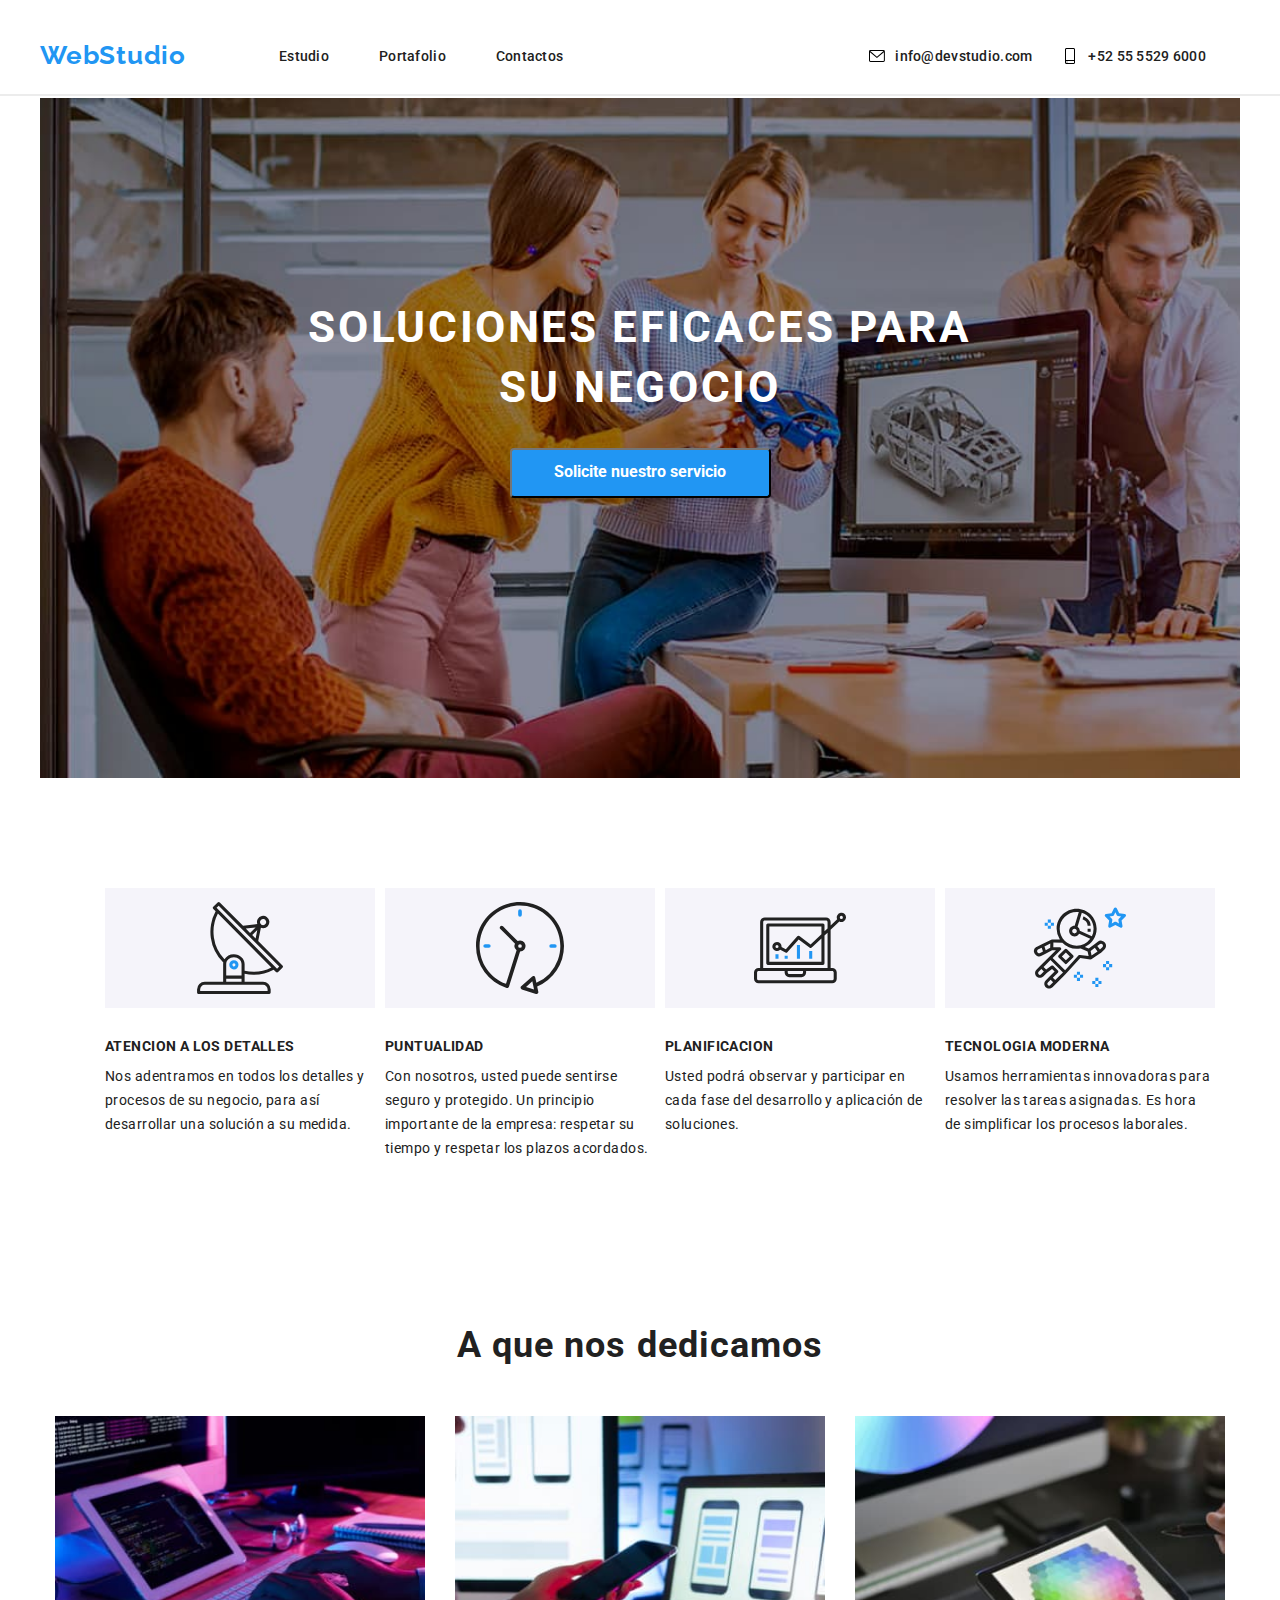
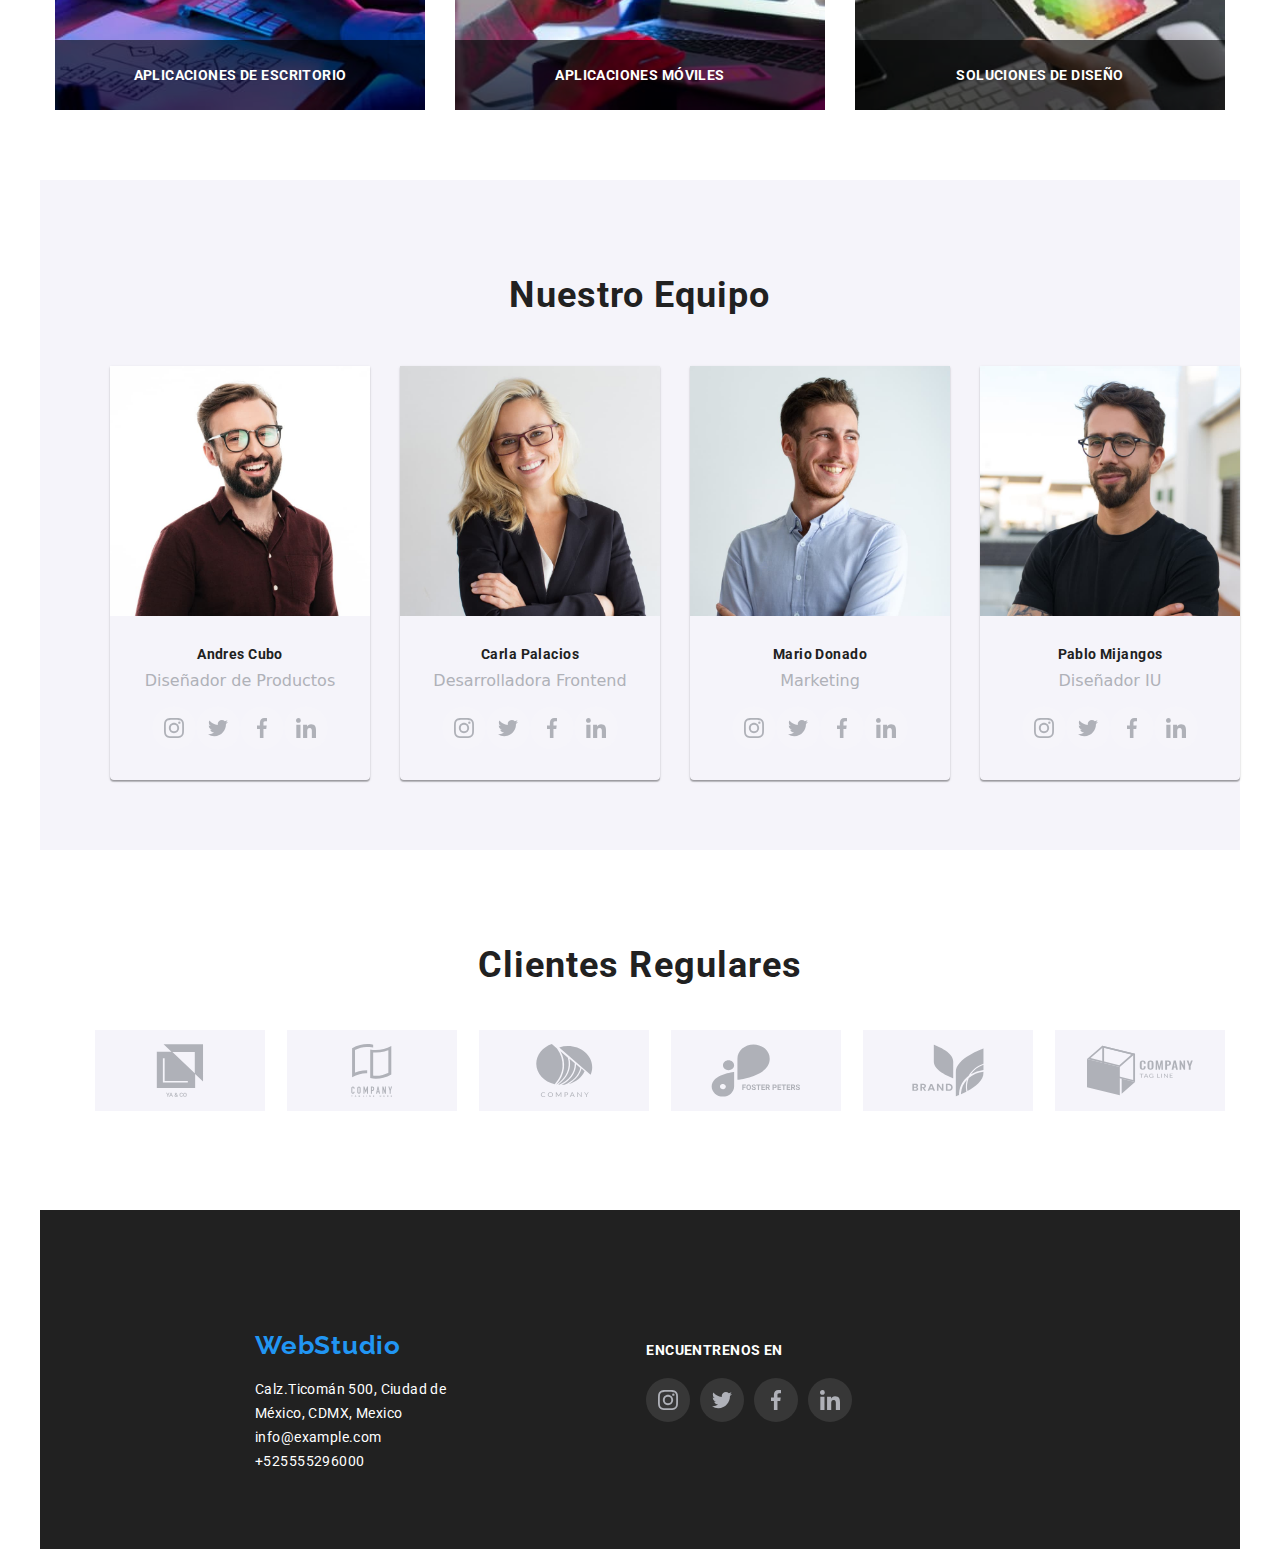
<file: index.html>
<!DOCTYPE html>
<html lang="en">
  <head>
    <meta charset="UTF-8" />

    <meta http-equiv="X-UA-Compatible" content="IE=edge" />
    <meta name="viewport" content="width=device-width, initial-scale=1.0" />
    <title>Web Studio</title>
    <link rel="stylesheet" href="./css/styles.css" />
    <link
      rel="stylesheet"
      href="https://cdnjs.cloudflare.com/ajax/libs/modern-normalize/1.0.0/modern-normalize.min.css"
    />
    <link rel="preconnect" href="https://fonts.googleapis.com" />
    <link rel="preconnect" href="https://fonts.gstatic.com" crossorigin />
    <link
      href="https://fonts.googleapis.com/css2?family=Raleway:wght@100;300;400;700;900&family=Roboto:wght@100;300;400;500;700;900&display=swap"
      rel="stylesheet"
    />
  </head>
  <body>
    <header>
      <div class="container">
      <nav>
        <ul class="section-nav">
          <a class="nav-link" href="#">WebStudio</a>
          <li class="navigation_bar link">
            <a class="current contact-info" href="./index.html">Estudio</a>
          </li>
          <li class="navigation_bar link">
            <a class = "contact-info" href="./portfolio.html">Portafolio</a>
          </li>
          <li class="navigation_bar  link">
            <a class = "contact-info" href="#">Contactos</a>
          </li>
          <li class="navigation_bar">
            <a class="contact-info" href="mailto:info@devstudio.com">
              <svg class="navigation_icon" width="16px" height="16px">
                <use href="./images/iicons.svg#mail"></use>
              </svg>
              info@devstudio.com</a
            >
          </li>
          <li class="navigation_bar">
            <a class="contact-info" href="tel:+525555296000">
              <svg class="navigation_icon" width="16px" height="16px">
                <use href="./images/iicons.svg#smartphone"></use>
              </svg>
              +52 55 5529 6000</a
            >
          </li>
        </ul>
      </nav>
      </div>
    </header>
    <main>
      <div class="section-container">
      <section class="head_container">
        <div class="head-bg-container">
          <h1 class="main-tittle">
            Soluciones eficaces para <br />
            su negocio
          </h1>
          <button data-modal-open class="button" type="button">Solicite nuestro servicio</button>
        </div>
      <div class="backdrop is-hidden" data-modal>
        <div class="modal">
          <button class="btnclose" data-modal-close>
            <svg class="description-image" width="20px" height="20px">
              <use href="./images/iicons.svg#icon-x"></use>
            </svg>
          </button>
        </div>
      </div>
      </section>
      <section class="details-section-container">
        <div class="details-section">
          <ul class="detail-list">
            <li class="description-parraph">
              <a class="description-image">
                <svg class="description-image" width="270px" height="120px">
                  <use href="./images/iicons.svg#antenna"></use>
                </svg>
              </a>
              <h3 class="card-tittle" >ATENCION A LOS DETALLES</h3>
              <p>
                Nos adentramos en todos los detalles y<br />
                procesos de su negocio, para así<br />
                desarrollar una solución a su medida.
              </p>
            </li>
            <li class="description-parraph">
              <a class="description-image">
                <svg class="description-image" width="270px" height="120px">
                  <use href="./images/iicons.svg#clock"></use>
                </svg>
              </a>
              <h3 class="card-tittle">PUNTUALIDAD</h3>
              <p>
                Con nosotros, usted puede sentirse<br />
                seguro y protegido. Un principio<br />
                importante de la empresa: respetar su<br />
                tiempo y respetar los plazos acordados.
              </p>
            </li>
            <li class="description-parraph">
              <a class="description-image">
                <svg class="description-image" width="270px" height="120px">
                  <use href="./images/iicons.svg#diagram"></use>
                </svg>
              </a>
              <h3 class="card-tittle">PLANIFICACION</h3>
              <p>
                Usted podrá observar y participar en <br />
                cada fase del desarrollo y aplicación de<br />
                soluciones.
              </p>
            </li>
            <li class="description-parraph">
              <a class="description-image">
                <svg class="description-image" width="270px" height="120px">
                  <use href="./images/iicons.svg#astronaut"></use>
                </svg>
              </a>
              <h3 class="card-tittle">TECNOLOGIA MODERNA</h3>
              <p>
                Usamos herramientas innovadoras para<br />
                resolver las tareas asignadas. Es hora<br />
                de simplificar los procesos laborales.
              </p>
            </li>
          </ul>
        </div>
      </section>
      <section class="experience">
        <h2>A que nos dedicamos</h2>
        <div class="experience-container">
          <ul class="experience-images-list">
              <div class="image-container">
                <div class="card-container">
                  <h3 class="tittle-card">APLICACIONES DE ESCRITORIO</h3>
                </div>
              <img class="img-experience" src="images/keyboard.jpg" alt="keyboard" />
              </div>
              <div class="image-container">
                <div class="card-container">
                  <h3 class="tittle-card">APLICACIONES MÓVILES</h3>
                </div>
              <img class="img-experience" src="images/cellphone.jpg" alt="cellphone" />
              </div>
              <div class="image-container">
              <div class="card-container">
                  <h3 class="tittle-card">SOLUCIONES DE DISEÑO</h3>
              </div>
              <img class="img-experience" src="images/tablet.jpg" alt="tablet" />
              </div>
          </ul>
        </div>
      </section>
      <section class="team">
        <h2>Nuestro Equipo</h2>
        <div class="team-section-container">
          <ul class="team-section">
            <li class="team-image">
              <img src="images/team_andres.jpg" width="270" alt="team_andres" />
              <h3 class="image-tittle">Andres Cubo</h3>
              <p class="detail-description-parraph">Diseñador de Productos</p>
              <ul class="icons-redes-list list">
                <li class="icons-redes-list-item link">
                  <a href="#" class="icons-redes-list-link link">
                    <svg
                      class="icons-redes-list-icon"
                      width="20px"
                      height="20px"
                    >
                      <use href="./images/iicons.svg#instagram"></use>
                    </svg>
                  </a>
                </li>
                <li class="icons-redes-list-item link">
                  <a href="#" class="icons-redes-list-link link">
                    <svg
                      class="icons-redes-list-icon"
                      width="20px"
                      height="20px"
                    >
                      <use href="./images/iicons.svg#twitter"></use>
                    </svg>
                  </a>
                </li>
                <li class="icons-redes-list-item link">
                  <a href="#" class="icons-redes-list-link link">
                    <svg
                      class="icons-redes-list-icon"
                      width="20px"
                      height="20px"
                    >
                      <use href="./images/iicons.svg#facebook"></use>
                    </svg>
                  </a>
                </li>
                <li class="icons-redes-list-item link">
                  <a href="#" class="icons-redes-list-link link">
                    <svg
                      class="icons-redes-list-icon"
                      width="20px"
                      height="20px"
                    >
                      <use href="./images/iicons.svg#linkedin"></use>
                    </svg>
                  </a>
                </li>
              </ul>
            </li>
            <li class="team-image">
              <img src="images/team_carla.jpg" width="270" alt="team_carla" />
              <h3 class="image-tittle">Carla Palacios</h3>
              <p class="detail-description-parraph">Desarrolladora Frontend</p>
              <ul class="icons-redes-list list">
                <li class="icons-redes-list-item link">
                  <a href="#" class="icons-redes-list-link link">
                    <svg
                      class="icons-redes-list-icon"
                      width="20px"
                      height="20px"
                    >
                      <use href="./images/iicons.svg#instagram"></use>
                    </svg>
                  </a>
                </li>
                <li class="icons-redes-list-item link">
                  <a href="#" class="icons-redes-list-link link">
                    <svg
                      class="icons-redes-list-icon"
                      width="20px"
                      height="20px"
                    >
                      <use href="./images/iicons.svg#twitter"></use>
                    </svg>
                  </a>
                </li>
                <li class="icons-redes-list-item link">
                  <a href="#" class="icons-redes-list-link link">
                    <svg
                      class="icons-redes-list-icon"
                      width="20px"
                      height="20px"
                    >
                      <use href="./images/iicons.svg#facebook"></use>
                    </svg>
                  </a>
                </li>
                <li class="icons-redes-list-item link">
                  <a href="#" class="icons-redes-list-link link">
                    <svg
                      class="icons-redes-list-icon"
                      width="20px"
                      height="20px"
                    >
                      <use href="./images/iicons.svg#linkedin"></use>
                    </svg>
                  </a>
                </li>
              </ul>
            </li>
            <li class="team-image">
              <img src="images/team_mario.jpg" width="270" alt="team_mario" />
              <h3 class="image-tittle">Mario Donado</h3>
              <p class="detail-description-parraph">Marketing</p>
              <ul class="icons-redes-list list">
                <li class="icons-redes-list-item link">
                  <a href="#" class="icons-redes-list-link link">
                    <svg
                      class="icons-redes-list-icon"
                      width="20px"
                      height="20px"
                    >
                      <use href="./images/iicons.svg#instagram"></use>
                    </svg>
                  </a>
                </li>
                <li class="icons-redes-list-item link">
                  <a href="#" class="icons-redes-list-link link">
                    <svg
                      class="icons-redes-list-icon"
                      width="20px"
                      height="20px"
                    >
                      <use href="./images/iicons.svg#twitter"></use>
                    </svg>
                  </a>
                </li>
                <li class="icons-redes-list-item link">
                  <a href="#" class="icons-redes-list-link link">
                    <svg
                      class="icons-redes-list-icon"
                      width="20px"
                      height="20px"
                    >
                      <use href="./images/iicons.svg#facebook"></use>
                    </svg>
                  </a>
                </li>
                <li class="icons-redes-list-item link">
                  <a href="#" class="icons-redes-list-link link">
                    <svg
                      class="icons-redes-list-icon"
                      width="20px"
                      height="20px"
                    >
                      <use href="./images/iicons.svg#linkedin"></use>
                    </svg>
                  </a>
                </li>
              </ul>
            </li>
            <li class="team-image">
              <img src="images/team_pablo.jpg" width="270" alt="team_pablo" />
              <h3 class="image-tittle">Pablo Mijangos</h3>
              <p class="detail-description-parraph">Diseñador IU</p>
              <ul class="icons-redes-list list">
                <li class="icons-redes-list-item link">
                  <a href="#" class="icons-redes-list-link link">
                    <svg
                      class="icons-redes-list-icon"
                      width="20px"
                      height="20px"
                    >
                      <use href="./images/iicons.svg#instagram"></use>
                    </svg>
                  </a>
                </li>
                <li class="icons-redes-list-item link">
                  <a href="#" class="icons-redes-list-link link">
                    <svg
                      class="icons-redes-list-icon"
                      width="20px"
                      height="20px"
                    >
                      <use href="./images/iicons.svg#twitter"></use>
                    </svg>
                  </a>
                </li>
                <li class="icons-redes-list-item link">
                  <a href="#" class="icons-redes-list-link link">
                    <svg
                      class="icons-redes-list-icon"
                      width="20px"
                      height="20px"
                    >
                      <use href="./images/iicons.svg#facebook"></use>
                    </svg>
                  </a>
                </li>
                <li class="icons-redes-list-item link">
                  <a href="#" class="icons-redes-list-link link">
                    <svg
                      class="icons-redes-list-icon"
                      width="20px"
                      height="20px"
                    >
                      <use href="./images/iicons.svg#linkedin"></use>
                    </svg>
                  </a>
                </li>
              </ul>
            </li>
          </ul>
        </div>
      </section>
      <section class="clients-section">
        <div class="clients-container">
          <h2>Clientes Regulares</h2>
          <ul class="list-clients-container">
            <li class="clients">
              <a href="#" class="description-image link">
                <svg class="description-icon" width="170px" height="81px" fill="#afb1b8">
                  <use href="./images/iicons.svg#yaco"></use>
                </svg>
              </a>
            </li>
            <li class="clients">
              <a href="#" class="description-image link">
                <svg class="description-image-svg" width="170px" height="81px" fill="#afb1b8">
                  <use href="./images/iicons.svg#comp-tagline-here"></use>
                </svg>
              </a>
            </li>
            <li class="clients">
              <a href="#" class="description-image link">
                <svg class="description-image-svg" width="170px" height="81px" fill="#afb1b8">
                  <use href="./images/iicons.svg#comp"></use>
                </svg>
              </a>
            </li>
            <li class="clients">
              <a href="#" class="description-image link">
                <svg class="description-image-svg" width="170px" height="81px" fill="#afb1b8">
                  <use href="./images/iicons.svg#foster-peters"></use>
                </svg>
              </a>
            </li>
            <li class="clients">
              <a href="#" class="description-image link">
                <svg class="description-image" width="170px" height="81px" fill="#afb1b8">
                  <use href="./images/iicons.svg#brand"></use>
                </svg>
              </a>
            </li>
            <li class="clients">
              <a href="#" class="description-image link">
                <svg class="description-image" width="170px" height="81px" fill="#afb1b8"> 
                  <use href="./images/iicons.svg#comp-tagline"></use>
                </svg>
              </a>
            </li>
            </li>
          </ul>
        </div>
      </section>
      </div>
    </main>
    <footer>
      <div class="section-container">
      <div class="contact-section">
        <div class="contact-container">
          <a class="nav-link" href="#">WebStudio</a>
            <address>
              <ul class="direction-list">
                <li class="address-text">
                  <a
                    class="address-text contact-info"
                    href="#"
                    target="_blank"
                    rel="noopener noreferrer"
                  >
                    Calz.Ticomán 500, Ciudad de<br />México, CDMX, Mexico</a
                  >
                </li>
                <li class="address-text">
                  <a class="address-text contact-info" href="mailto:info@example.com"
                    >info@example.com</a
                  >
                </li>
                <li class="address-text">
                  <a class="address-text contact-info" href="tel:+525555296000">+525555296000</a>
                </li>
              </ul>
            </address>
        </div>
        <div class="social-network-container">
          <a class="footer-text">ENCUENTRENOS EN</a>
          <ul class="footer-social-list list footer-text social-network">
            <li class="footer-social-list-item">
              <a href="#" class="footer-social-list-link link">
                <svg class="footer-social-list-icon" width="20" height="20" fill="#afb1b8">
                  <use href="./images/iicons.svg#instagram"></use>
                </svg>
              </a>
            </li>
            <li class="footer-social-list-item">
              <a href="#" class="footer-social-list-link link">
                <svg class="footer-social-list-icon" width="20" height="20" fill="#afb1b8">
                  <use href="./images/iicons.svg#twitter"></use>
                </svg>
              </a>
            </li>
            <li class="footer-social-list-item">
              <a href="#" class="footer-social-list-link link">
                <svg class="footer-social-list-icon" width="20" height="20" fill="#afb1b8">
                  <use href="./images/iicons.svg#facebook"></use>
                </svg>
              </a>
            </li>
            <li class="footer-social-list-item">
              <a href="#" class="footer-social-list-link link">
                <svg class="footer-social-list-icon" width="20" height="20" fill="#afb1b8">
                  <use href="./images/iicons.svg#linkedin"></use>
                </svg>
              </a>
            </li>
          </ul>
        </div>
      </div>
      </div>
    </footer>
    <script src="./js/modal.js"></script>
  </body>
</html>
</file>
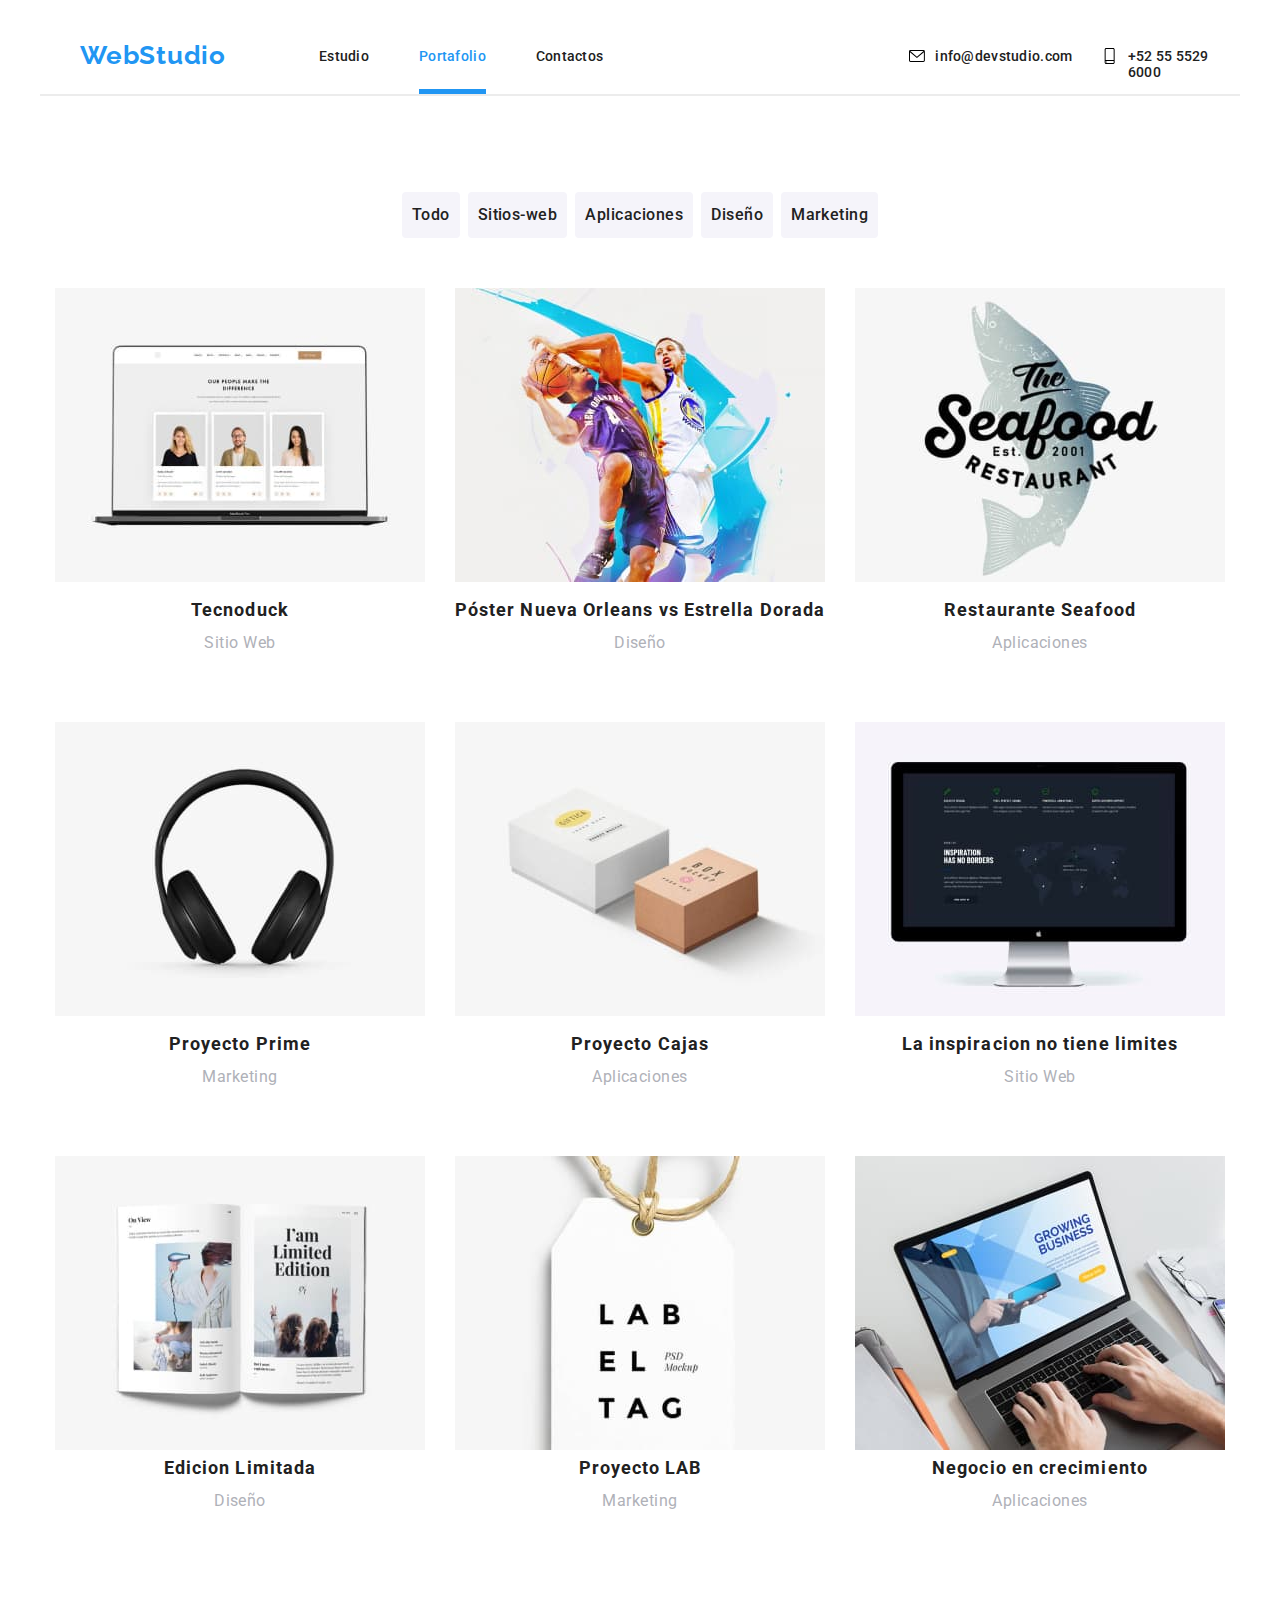
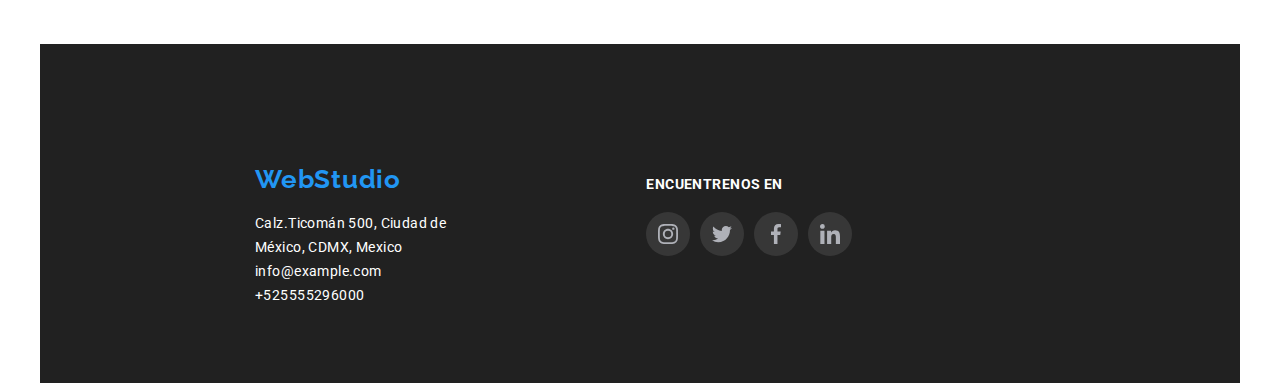
<file: portfolio.html>
<!DOCTYPE html>
<html lang="en">
  <head>
    <meta charset="UTF-8" />

    <meta http-equiv="X-UA-Compatible" content="IE=edge" />
    <meta name="viewport" content="width=device-width, initial-scale=1.0" />
    <title>Web Studio</title>
    <link rel="stylesheet" href="./css/styles.css" />
    <link
      rel="stylesheet"
      href="https://cdnjs.cloudflare.com/ajax/libs/modern-normalize/1.0.0/modern-normalize.min.css"
    />
    <link rel="preconnect" href="https://fonts.googleapis.com" />
    <link rel="preconnect" href="https://fonts.gstatic.com" crossorigin />
    <link
      href="https://fonts.googleapis.com/css2?family=Raleway:wght@100;300;400;700;900&family=Roboto:wght@100;300;400;500;700;900&display=swap"
      rel="stylesheet"
    />
  </head>
  <body>
    <header>
      <div class="section-container">
        <nav>
          <ul class="section-nav">
            <a class="nav-link" href="#">WebStudio</a>
            <li class="navigation_bar link">
              <a class="contact-info" href="./index.html">Estudio</a>
            </li>
            <li class="navigation_bar link current">
              <a class="contact-info" href="./portfolio.html">Portafolio</a>
            </li>
            <li class="navigation_bar link">
              <a class="contact-info" href="#">Contactos</a>
            </li>
            <li class="navigation_bar">
              <a class="contact-info" href="mailto:info@devstudio.com">
                <svg class="navigation_icon" width="16px" height="16px">
                  <use href="./images/iicons.svg#mail"></use>
                </svg>
                info@devstudio.com</a
              >
            </li>
            <li class="navigation_bar">
              <a class="contact-info" href="tel:+525555296000">
                <svg class="navigation_icon" width="16px" height="16px">
                  <use href="./images/iicons.svg#smartphone"></use>
                </svg>
                +52 55 5529 6000</a
              >
            </li>
          </ul>
        </nav>
      </div>
    </header>
    <main>
      <div class="section-container">
        <section class="portfolio-section no-decoration navigation_bar">
          <div class="portfolio-container">
            <ul class="buttons_menu_list list">
              <button class="button_menu">
                <p class="text_button">Todo</p>
              </button>
              <button class="button_menu">
                <p class="text_button">Sitios-web</p>
              </button>
              <button class="button_menu">
                <p class="text_button">Aplicaciones</p>
              </button>
              <button class="button_menu">
                <p class="text_button">Diseño</p>
              </button>
              <button class="button_menu">
                <p class="text_button">Marketing</p>
              </button>
            </ul>
            <ul class="images-section list">
              <li class="list-image-item">
                <div class="portfolio-card">
                  <div class="card-img">
                    <div class="card-hover">
                      <p class="card-hover-text">
                        Tecnoduck es una plataforma de distribución de
                        coronavirus de última generación. Las compañías usan
                        esta plataforma para el espionaje digital y los ataques
                        a los servidores seguros de la competencia.
                      </p>
                    </div>
                    <img
                      class="img-portfolio"
                      src="images/laptop_image.jpg"
                      alt="laptop"
                    />
                  </div>
                  <div class="portfolio-description">
                    <h3 class="portfolio-image-tittle">Tecnoduck</h3>
                    <p class="portfolio-image-description">Sitio Web</p>
                  </div>
                </div>
              </li>
              <li class="list-image-item">
                <div class="portfolio-card">
                  <div class="card-img">
                    <div class="card-hover">
                      <p class="card-hover-text">
                        Lorem ipsum dolor sit amet consectetur adipisicing elit.
                        Cum laudantium distinctio sint non iure ipsam ratione
                        dolore nam alias aspernatur.
                      </p>
                    </div>
                    <img
                      class="img-portfolio"
                      src="images/basquetball_players.jpg"
                      alt="basquetball_players"
                    />
                  </div>
                  <div class="portfolio-description">
                    <h3 class="portfolio-image-tittle">
                      Póster Nueva Orleans vs Estrella Dorada
                    </h3>
                    <p class="portfolio-image-description">Diseño</p>
                  </div>
                </div>
              </li>
              <li class="list-image-item">
                <div class="portfolio-card">
                  <div class="card-img">
                    <div class="card-hover">
                      <h3 class="card-hover-text">
                        Lorem ipsum dolor sit amet consectetur adipisicing elit.
                        Cum laudantium distinctio sint non iure ipsam ratione
                        dolore nam alias aspernatur.
                      </h3>
                    </div>
                    <img
                      class="img-portfolio"
                      src="images/seafood_restaurant.jpg"
                      alt="restaurant"
                    />
                  </div>
                  <div class="portfolio-description">
                    <h3 class="portfolio-image-tittle">Restaurante Seafood</h3>
                    <p class="portfolio-image-description">Aplicaciones</p>
                  </div>
                </div>
              </li>
              <li class="list-image-item">
                <div class="portfolio-card">
                  <div class="card-img">
                    <div class="card-hover">
                      <h3 class="card-hover-text">
                        Lorem ipsum dolor sit amet consectetur adipisicing elit.
                        Cum laudantium distinctio sint non iure ipsam ratione
                        dolore nam alias aspernatur.
                      </h3>
                    </div>
                    <img
                      class="img-portfolio"
                      src="images/headphones.jpg"
                      alt="headphones"
                    />
                  </div>
                  <div class="portfolio-description">
                    <h3 class="portfolio-image-tittle">Proyecto Prime</h3>
                    <p class="portfolio-image-description">Marketing</p>
                  </div>
                </div>
              </li>
              <li class="list-image-item">
                <div class="portfolio-card">
                  <div class="card-img">
                    <div class="card-hover">
                      <h3 class="card-hover-text">
                        Lorem ipsum dolor sit amet consectetur adipisicing elit.
                        Cum laudantium distinctio sint non iure ipsam ratione
                        dolore nam alias aspernatur.
                      </h3>
                    </div>
                    <img class="img-portfolio" src="images/box.jpg" alt="box" />
                  </div>
                  <div class="portfolio-description">
                    <p class="portfolio-image-tittle">Proyecto Cajas</p>
                    <p class="portfolio-image-description">Aplicaciones</p>
                  </div>
                </div>
              </li>
              <li class="list-image-item">
                <div class="portfolio-card">
                  <div class="card-img">
                    <div class="card-hover">
                      <h3 class="card-hover-text">
                        Lorem ipsum dolor sit amet consectetur adipisicing elit.
                        Cum laudantium distinctio sint non iure ipsam ratione
                        dolore nam alias aspernatur.
                      </h3>
                    </div>
                    <img
                      class="img-portfolio"
                      src="images/dashboard.jpg"
                      alt="dashboard"
                    />
                  </div>
                  <div class="portfolio-description">
                    <p class="portfolio-image-tittle">
                      La inspiracion no tiene limites
                    </p>
                    <p class="portfolio-image-description">Sitio Web</p>
                  </div>
                </div>
              </li>
              <li class="list-image-item">
                <div class="card-img">
                  <div class="card-hover">
                    <h3 class="card-hover-text">
                      Lorem ipsum dolor sit amet consectetur adipisicing elit.
                      Cum laudantium distinctio sint non iure ipsam ratione
                      dolore nam alias aspernatur.
                    </h3>
                  </div>
                  <img class="img-portfolio" src="images/book.jpg" alt="book" />
                </div>
                <p class="portfolio-image-tittle">Edicion Limitada</p>
                <p class="portfolio-image-description">Diseño</p>
              </li>
              <li class="list-image-item">
                <div class="card-img">
                  <div class="card-hover">
                    <h3 class="card-hover-text">
                      Lorem ipsum dolor sit amet consectetur adipisicing elit.
                      Cum laudantium distinctio sint non iure ipsam ratione
                      dolore nam alias aspernatur.
                    </h3>
                  </div>
                  <img
                    class="img-portfolio"
                    src="images/project_lab.jpg"
                    alt="project_lab"
                  />
                </div>
                <p class="portfolio-image-tittle">Proyecto LAB</p>
                <p class="portfolio-image-description">Marketing</p>
              </li>
              <li class="list-image-item">
                <div class="card-img">
                  <div class="card-hover">
                    <h3 class="card-hover-text">
                      Lorem ipsum dolor sit amet consectetur adipisicing elit.
                      Cum laudantium distinctio sint non iure ipsam ratione
                      dolore nam alias aspernatur.
                    </h3>
                  </div>
                  <img
                    class="img-portfolio"
                    src="images/rising_projects.jpg"
                    alt="writing_code"
                  />
                </div>
                <p class="portfolio-image-tittle">Negocio en crecimiento</p>
                <p class="portfolio-image-description">Aplicaciones</p>
              </li>
            </ul>
          </div>
        </section>
      </div>
    </main>
    <footer>
      <div class="section-container">
        <div class="contact-section">
          <div class="contact-container">
            <a class="nav-link" href="#">WebStudio</a>
            <address>
              <ul class="direction-list">
                <li class="address-text">
                  <a
                    class="address-text contact-info"
                    href="#"
                    target="_blank"
                    rel="noopener noreferrer"
                  >
                    Calz.Ticomán 500, Ciudad de<br />México, CDMX, Mexico</a
                  >
                </li>
                <li class="address-text">
                  <a
                    class="address-text contact-info"
                    href="mailto:info@example.com"
                    >info@example.com</a
                  >
                </li>
                <li class="address-text">
                  <a class="address-text contact-info" href="tel:+525555296000"
                    >+525555296000</a
                  >
                </li>
              </ul>
            </address>
          </div>
          <div class="social-network-container">
            <a class="footer-text">ENCUENTRENOS EN</a>
            <ul class="footer-social-list list footer-text social-network">
              <li class="footer-social-list-item">
                <a href="#" class="footer-social-list-link link">
                  <svg
                    class="footer-social-list-icon"
                    width="20"
                    height="20"
                    fill="#afb1b8"
                  >
                    <use href="./images/iicons.svg#instagram"></use>
                  </svg>
                </a>
              </li>
              <li class="footer-social-list-item">
                <a href="#" class="footer-social-list-link link">
                  <svg
                    class="footer-social-list-icon"
                    width="20"
                    height="20"
                    fill="#afb1b8"
                  >
                    <use href="./images/iicons.svg#twitter"></use>
                  </svg>
                </a>
              </li>
              <li class="footer-social-list-item">
                <a href="#" class="footer-social-list-link link">
                  <svg
                    class="footer-social-list-icon"
                    width="20"
                    height="20"
                    fill="#afb1b8"
                  >
                    <use href="./images/iicons.svg#facebook"></use>
                  </svg>
                </a>
              </li>
              <li class="footer-social-list-item">
                <a href="#" class="footer-social-list-link link">
                  <svg
                    class="footer-social-list-icon"
                    width="20"
                    height="20"
                    fill="#afb1b8"
                  >
                    <use href="./images/iicons.svg#linkedin"></use>
                  </svg>
                </a>
              </li>
            </ul>
          </div>
        </div>
      </div>
    </footer>
  </body>
</html>
</file>
<file: css/styles.css>
:root {
  --primary-color: #212121;
  --details-color: #afb1b8;
  --third-color: #2196f3;
}

/* Normalize */

h1,
h2,
h3,
h4,
h5,
h6,
p {
  margin: 0;
}

html {
  box-sizing: border-box;
}

*,
*::after,
*::before {
  box-sizing: border-box;
}

img {
  display: block;
  max-width: 100%;
  height: auto;
}

.section-container {
  max-width: 1200px;
  margin: auto;
}

address {
  font-style: normal;
}

.link {
  text-decoration: none;
  color: var(--primary-color);
}

.list {
  list-style: none;
  padding: 0;
  margin: 0;
}

/* Mis Estilos */

* {
  text-decoration: none;
  color: var(--primary-color);
}

*:visited {
  color: var(--primary-color);
  text-decoration: none;
}

h1 {
  font-family: "Roboto", sans-serif;
  font-style: normal;
  font-weight: 900px;
  font-size: 44px;
  line-height: 136%;
  text-align: center;
  letter-spacing: 0.06em;
  text-transform: uppercase;
  color: white;
}

h2 {
  color: var(--primary-color);
  font-family: "Roboto";
  font-style: normal;
  font-weight: 700;
  font-size: 36px;
  line-height: 42px;
  text-align: center;
  letter-spacing: 0.03em;
}

h3 {
  color: var(--primary-color);
  font-family: "Roboto";
  font-style: normal;
  font-weight: 700;
  font-size: 14px;
  line-height: 16px;
  letter-spacing: 0.03em;
}

/*     Header     */

.head-bg-container {
  max-width: 1200px;
  padding-left: 15px;
  padding-right: 15px;
  margin: 0 auto;
}

.head_container {
  background-image: url(../images/bg-image.jpg);
  background-repeat: no-repeat;
  background-size: cover;
  background-color: rgba(53, 53, 53, 0.3);
  max-width: 1200px;
  padding-top: 200px;
  padding-bottom: 280px;
  text-align: center;
}

.button {
  font-family: "Roboto";
  width: 260px;
  height: 50px;
  font-style: normal;
  font-weight: 700;
  align-items: center;
  background: var(--third-color);
  color: white;
  border-radius: 4px;
  box-shadow: 0px 4px 4px rgba(0, 0, 0, 0.15);
  width: 261px;
  height: 50px;
  margin-top: 30px;
  border-color: var(--primary-color);
}

.button:hover {
  cursor: pointer;
}

/*     Modal     */

.backdrop {
  position: fixed;
  top: 0;
  left: 0;
  width: 100vw;
  height: 100vh;
  background-color: rgba(0, 0, 0, 0.7);
  opacity: 1;
  visibility: visible;
  pointer-events: auto;
  transition: opacity 250ms cubic-bezier(0.4, 0, 0.2, 1),
    visibility 250ms cubic-bezier(0.4, 0, 0.2, 1);
}


.is-hidden {
  visibility: hidden;
  opacity: 0;
  pointer-events: none;
  color: #ffffff; 
}

.modal {
  width: 528px;
  height: 580px;
  background-color: #ffffff;
  position: absolute;
  left: 50%;
  top: 50%;
  transform: translate(-50%, -50%);
}

.btnclose {
  position: absolute;
  top: 8px;
  right: 8px;
  padding: 5px;
  width: 30px;
  height: 30px;
  border: 1px solid #0000001a;
  border-radius: 50%;
  background-color: transparent;
  cursor: pointer;
}

/*     Navigation Bar     */

.section-nav {
  display: flex;
  height: 80px;
  margin-bottom: 2px;
  border-bottom: 2px solid #ececec;
}

.navigation_bar {
  display: flex;
  font-family: "Roboto";
  font-style: normal;
  font-weight: 500;
  font-size: 14px;
  line-height: 16px;
  letter-spacing: 0.02em;
  color: var(--primary-color);
  padding-top: 32px;
  padding-bottom: 32px;
}

.navigation_bar a {
  display: flex;
}

.navigation-icon {
  fill: var(--details-color);
}

.section-nav .navigation_bar {
  list-style: none;
  display: block;
}

.navigation_bar:nth-child(2) {
  margin-left: 93px;
}

.navigation_bar:nth-child(3) {
  margin-left: 50px;
}

.navigation_bar:nth-child(4) {
  margin-left: 50px;
}

.navigation_bar:nth-child(5) {
  margin-left: 306px;
}

.navigation_bar:nth-child(6) {
  margin-left: 30px;
}

.contact-info {
  transition-property: color, fill;
  transition-duration: 250ms;
  transition-timing-function: cubic-bezier(0.4, 0, 0.2, 1);
}

.contact-info svg {
  margin-right: 10px;
}

.contact-info:hover {
  color: var(--third-color);
  fill: var(--third-color);
}

.nav-link {
  font-family: "Raleway", sans-serif;
  font-style: normal;
  font-weight: 700;
  font-size: 26px;
  line-height: 31px;
  letter-spacing: 0.03em;
  color: var(--third-color);
  padding-top: 24px;
  padding-bottom: 25px;
}

.current::after {
  content: "";
  display: block;
  width: 100%;
  border-bottom: 5px solid var(--third-color);
  margin-top: 25px;
}

.current a {
  color: var(--third-color);
}

/* Details Section */

.card-tittle {
  margin-top: 30px;
  margin-bottom: 10px;
}

.description-parraph {
  color: var(--details-color);
  font-family: "Roboto";
  font-style: normal;
  font-weight: 400;
  font-size: 14px;
  line-height: 24px;
  letter-spacing: 0.03em;
}

.details-section-container {
  padding-top: 94px;
  padding-bottom: 54px;
  margin: 0;
}

.details-section {
  max-width: 1200px;
  padding-right: 15px;
  padding-left: 15px;
  margin: auto;
}

.detail-list {
  display: flex;
  justify-content: center;
  flex-wrap: wrap;
  gap: 10px;
}

.detail-list .description-parraph {
  list-style: none;
  display: block;
  text-align: left;
  line-height: 24px;
  letter-spacing: 0.03em;
}

.detail-list .description-image {
  display: flex;
  margin: auto;
}

/*     Experience     */

.experience {
  padding-top: 94px;
  padding-bottom: 54px;
  margin: 0;
  display: flex;
  flex-direction: column;
  align-items: center;
}

.experience-container {
  width: 1200px;
  padding-right: 15px;
  padding-left: 15px;
  margin: auto;
}

.experience-images-list {
  display: flex;
  flex-direction: row;
  margin-top: 50px;
  padding: 0;
  justify-content: space-between;
}

.image-container {
  width: 370px;
  height: 294px;
  position: relative;
}

.experience-images-list .detail-image {
  list-style: none;
}

.experience-images-list .detail-image {
  margin-left: 30px;
}

.card-container {
  width: 370px;
  height: 70px;
  position: absolute;
  bottom: 0px;
  background-color: #00000098;
  display: flex;
  align-items: center;
  justify-content: center;
}

.img-experience {
  width: 370px;
  height: 294px;
}

.tittle-card {
  color: white;
}

/* Equipo */

.team {
  padding-top: 94px;
  padding-bottom: 54px;
  margin: 0;
  background-color: #f5f4fa;
}

.team-section-container {
  max-width: 1200px;
  margin: auto;
}

.team-section {
  display: flex;
  justify-content: center;
  margin-top: 50px;
}

.team-image {
  margin-left: 30px;
  display: flex;
  flex-direction: column;
  align-items: center;
}

.team-section .team-image {
  list-style: none;
  box-shadow: 0px 1px 3px rgba(0, 0, 0, 0.12), 0px 1px 1px rgba(0, 0, 0, 0.14),
    0px 2px 1px rgba(0, 0, 0, 0.2);
  border-radius: 0px 0px 4px 4px;
}

.image-tittle {
  display: flex;
  align-items: center;
}

/* Iconos redes Equipo */

.icons-redes-list {
  display: flex;
  margin-bottom: 30px;
}

.icons-redes-list-item {
  border-radius: 50%;
  width: 44px;
  height: 44px;
  background-color: rgba(255, 255, 255, 0.1);
}

.icons-redes-list-link {
  display: flex;
  width: 100%;
  height: 100%;
  justify-content: center;
  align-items: center;
  border-radius: 50%;
  fill: var(--details-color);
  transition-property: background-color, fill;
  transition-duration: 250ms;
  transition-timing-function: cubic-bezier(0.4, 0, 0.2, 1);
}
.icons-redes-list-link:hover,
.icons-redes-list-link:focus {
  background-color: var(--third-color);
  fill: white;
}

.icons-redes {
  display: inline-block;
  margin-bottom: 30px;
}

.icons-redes > svg {
  fill: var(--details-color);
  background-color: white;
}

.detail-description-parraph {
  margin-top: 10px;
  margin-bottom: 16px;
  color: var(--details-color);
}

.image-tittle {
  margin-top: 30px;
}

/* Clientes Regulares */

.list-clients-container {
  display: flex;
  list-style: none;
  justify-content: space-between;
  margin: auto;
  margin-top: 44px;
}

.clients-section {
  padding-top: 94px;
  padding-bottom: 94px;
  margin: 0;
}

.clients-container {
  max-width: 1200px;
  padding-right: 15px;
  padding-left: 15px;
  margin: auto;
}

.list-clients {
  list-style: none;
}

.description-image > svg {
  padding-top: 14px;
  padding-bottom: 14px;
  padding-left: 32px;
  padding-right: 32px;
  background-color: #f5f4fa;
  transition-property: fill, border, border-color;
  transition-duration: 250ms;
  transition-timing-function: cubic-bezier(0.4, 0, 0.2, 1);
}

.description-image:hover > svg {
  border: var(--third-color) solid 1px;
  fill: var(--third-color);
  border-color: var(--third-color);
  cursor: pointer;
}

/* Footer */

.contact-section {
  background: var(--primary-color);
  padding-top: 60px;
  padding-left: 215px;
  padding-bottom: 60px;
  max-width: 1200px;
  display: flex;
}

.footer-text {
  color: white;
  font-family: "Roboto";
  font-style: normal;
  font-weight: 700;
  font-size: 14px;
  line-height: 16px;
  letter-spacing: 0.03em;
  text-transform: uppercase;
}

.address-text {
  color: white;
  font-family: "Roboto";
  font-style: normal;
  font-weight: 400;
  font-size: 14px;
  line-height: 24px;
  letter-spacing: 0.03em;
  list-style: none;
  text-decoration: none;
}

.direction-list {
  padding: 0;
}

.social-network {
  color: white;
}

.social-network {
  color: white;
}

.footer-social-list {
  display: flex;
}

.footer-social-list-item {
  margin-top: 20px;
  border-radius: 50%;
  width: 44px;
  height: 44px;
  background-color: rgba(255, 255, 255, 0.1);
}

.footer-social-list-item:not(:last-child) {
  margin-right: 10px;
  border-radius: 50%;
  background-color: rgba(255, 255, 255, 0.1);
}

.footer-social-list-link {
  display: flex;
  width: 100%;
  height: 100%;
  justify-content: center;
  align-items: center;
  border-radius: 50%;
  transition-property: background-color, fill;
  transition-duration: 250ms;
  transition-timing-function: cubic-bezier(0.4, 0, 0.2, 1);
}
.footer-social-list-link:hover,
.footer-social-list-link:focus {
  background-color: var(--third-color);
  fill: white;
}

.contact-section {
  margin: 0;
}

.social-network-container {
  display: flex;
  flex-direction: column;
  margin-left: 200px;
  margin-top: 72px;
}

.contact-container {
  margin-top: 60px;
}

/*     Portfolio     */

.portfolio-section {
  padding-top: 94px;
  padding-bottom: 54px;
}

/*     Buttons Portfolio     */

.buttons_menu_list {
  display: flex;
  justify-content: center;
}

.buttons-container {
  max-width: 1200px;
  padding-left: 15px;
  padding-right: 15px;
  margin: 0px;
}

.button_menu {
  text-align: center;
  width: max-content;
  height: max-content;
  background-color: white;
  border: none;
  background: #f5f4fa;
  border-radius: 4px;
  padding: 10px;
  transition-property: background-color, box-shadow;
  transition-duration: 250ms;
  transition-timing-function: cubic-bezier(0.4, 0, 0.2, 1);
}

.button_menu:not(:first-child) {
  margin-left: 8px;
}

.text_button {
  font-family: "Roboto";
  font-style: normal;
  font-weight: 500;
  font-size: 16px;
  line-height: 26px;
  text-align: center;
  letter-spacing: 0.03em;
  color: var(--primary-color);
  transition-property: color;
  transition-duration: 250ms;
  transition-timing-function: cubic-bezier(0.4, 0, 0.2, 1);
}

.button_menu:hover {
  background: var(--third-color);
  box-shadow: 0px 3px 1px rgba(0, 0, 0, 0.1), 0px 1px 2px rgba(0, 0, 0, 0.08),
    0px 2px 2px rgba(0, 0, 0, 0.12);
}

.button_menu:hover .text_button {
  color: white;
}

/*     Cards Portfolio     */

.images-section {
  display: flex;
  flex-wrap: wrap;
  align-items: flex-start;
  padding-top: 50px;
  justify-content: space-between;
}

.list-image-item {
  display: flex;
  flex-direction: column;
  flex: 0 0 calc(33.33%);
  height: 404px;
  margin-bottom: 30px;
  align-items: center;
  transition-property: box-shadow;
  transition-duration: 250ms;
  transition-timing-function: cubic-bezier(0.4, 0, 0.2, 1);
}

.portfolio-card:hover {
  cursor: pointer;
  box-shadow: 0px 1px 1px rgba(0, 0, 0, 0.12), 0px 4px 4px rgba(0, 0, 0, 0.06),
    1px 4px 6px rgba(0, 0, 0, 0.16);
}

.portfolio-description {
  width: 100%;
  display: flex;
  flex-direction: column;
  align-items: center;
  padding-top: 10px;
  padding-bottom: 20px;
}

.portfolio-image-tittle {
  font-family: "Roboto";
  font-style: normal;
  font-weight: 700;
  font-size: 18px;
  line-height: 36px;
  letter-spacing: 0.06em;
  color: var(--primary-color);
}

.portfolio-image-description {
  font-family: "Roboto";
  font-style: normal;
  font-weight: 400;
  font-size: 16px;
  line-height: 30px;
  letter-spacing: 0.03em;
  color: var(--details-color);
}

.card-img {
  position: relative;
  overflow: hidden;
  width: 370px;
}

.img-portfolio {
  width: 370px;
  height: 294px;
}

.card-hover {
  position: absolute;
  width: 100%;
  height: 294px;
  top: 294px;
  bottom: 0;
  opacity: 0.9;
  background-color: var(--third-color);
  display: flex;
  justify-items: center;
  align-items: center;
  padding: 20px;
  transition-property: top;
  transition-duration: 250ms;
  transition-timing-function: cubic-bezier(0.4, 0, 0.2, 1);
}

.portfolio-card:hover .card-img .card-hover {
  top: 0;
  cursor: pointer;
}
</file>
